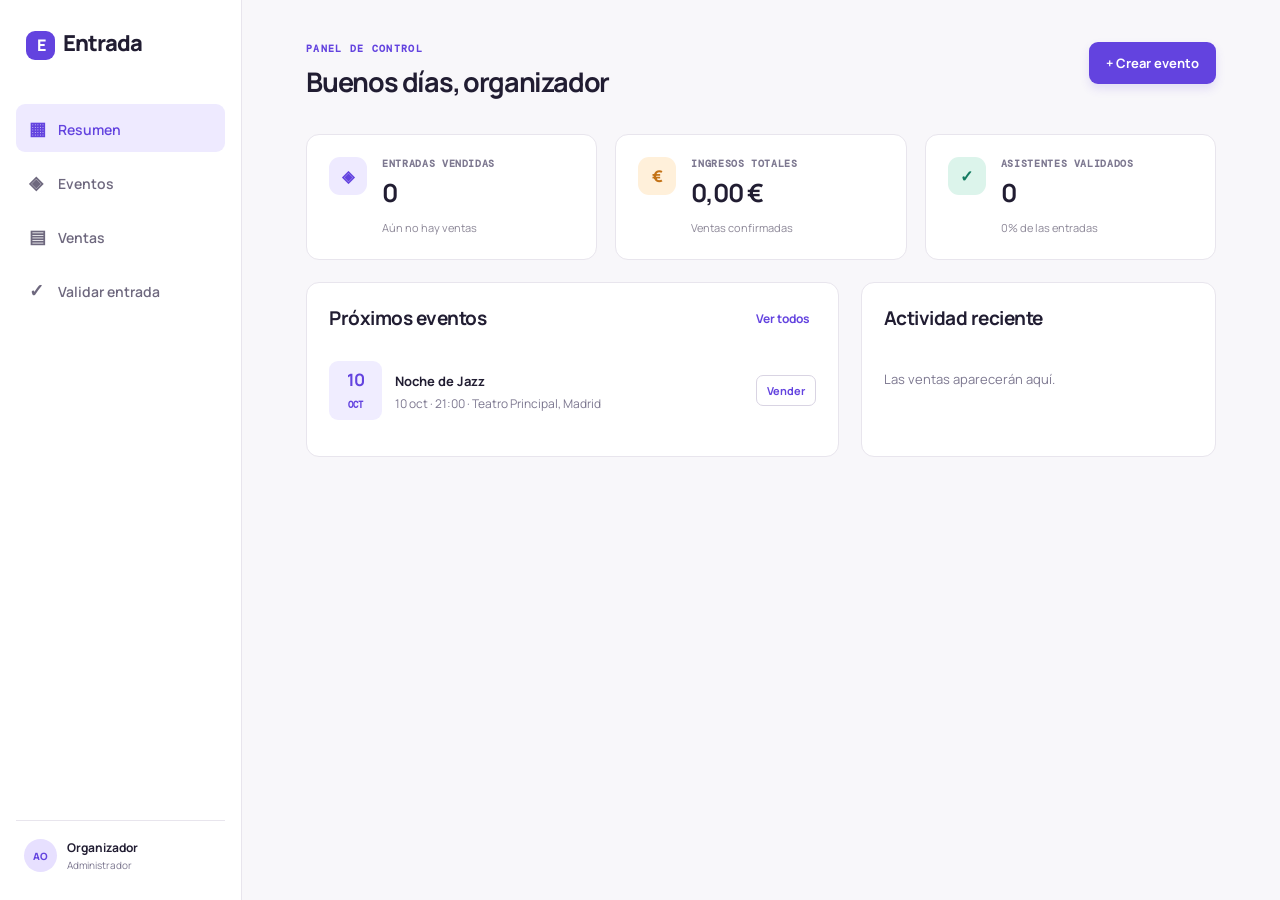
<file: index.html>
<!doctype html>
<html lang="es">
<head>
  <meta charset="UTF-8" />
  <meta name="viewport" content="width=device-width, initial-scale=1.0" />
  <title>Entrada — Boletería de eventos</title>
  <link rel="preconnect" href="https://fonts.googleapis.com">
  <link rel="preconnect" href="https://fonts.gstatic.com" crossorigin>
  <link href="https://fonts.googleapis.com/css2?family=DM+Mono&family=Manrope:wght@400;500;600;700;800&display=swap" rel="stylesheet">
  <link rel="stylesheet" href="styles.css" />
</head>
<body>
  <aside class="sidebar">
    <a class="brand" href="#"><span class="brand-mark">E</span>Entrada</a>
    <nav>
      <button class="nav-item active" data-view="dashboard"><span>▦</span> Resumen</button>
      <button class="nav-item" data-view="events"><span>◈</span> Eventos</button>
      <button class="nav-item" data-view="sales"><span>▤</span> Ventas</button>
      <button class="nav-item" data-view="checkin"><span>✓</span> Validar entrada</button>
    </nav>
    <div class="sidebar-footer"><span class="avatar">AO</span><div><strong>Organizador</strong><small>Administrador</small></div></div>
  </aside>

  <main>
    <header><div><p class="eyebrow">PANEL DE CONTROL</p><h1 id="page-title">Buenos días, organizador</h1></div><button class="primary" id="new-event">+ Crear evento</button></header>

    <section id="dashboard" class="view active">
      <div class="metrics">
        <article><span class="metric-icon purple">◈</span><div><small>ENTRADAS VENDIDAS</small><strong id="tickets-sold">0</strong><em id="tickets-note">Aún no hay ventas</em></div></article>
        <article><span class="metric-icon amber">€</span><div><small>INGRESOS TOTALES</small><strong id="revenue">0,00 €</strong><em>Ventas confirmadas</em></div></article>
        <article><span class="metric-icon green">✓</span><div><small>ASISTENTES VALIDADOS</small><strong id="checked-in">0</strong><em id="checkin-note">0% de las entradas</em></div></article>
      </div>
      <div class="grid">
        <section class="panel events-panel"><div class="panel-title"><h2>Próximos eventos</h2><button class="link-button" data-go="events">Ver todos</button></div><div id="upcoming-events"></div></section>
        <section class="panel activity"><div class="panel-title"><h2>Actividad reciente</h2></div><div id="recent-sales"></div></section>
      </div>
    </section>

    <section id="events" class="view"><div class="section-head"><div><h2>Eventos</h2><p>Crea y administra tus experiencias.</p></div><button class="primary" id="new-event-2">+ Crear evento</button></div><div class="event-cards" id="event-list"></div></section>

    <section id="sales" class="view"><div class="section-head"><div><h2>Ventas</h2><p>Registro de entradas emitidas.</p></div></div><div class="panel table-panel"><table><thead><tr><th>COMPRADOR</th><th>EVENTO</th><th>ENTRADA</th><th>IMPORTE</th><th>ESTADO</th></tr></thead><tbody id="sales-list"></tbody></table></div></section>

    <section id="checkin" class="view"><div class="checkin-wrap"><p class="eyebrow">CONTROL DE ACCESO</p><h2>Validar una entrada</h2><p>Escribe el código de la entrada o utiliza el lector QR de tu dispositivo.</p><div class="validate-box"><label for="ticket-code">Código de entrada</label><div><input id="ticket-code" placeholder="Ej. ENT-8F2K9" autocomplete="off"><button class="primary" id="validate-ticket">Validar</button></div><small>Prueba con cualquier código de una entrada generada.</small></div><div id="validation-result"></div></div></section>
  </main>

  <dialog id="event-modal"><form method="dialog" id="event-form"><div class="modal-head"><div><p class="eyebrow">NUEVO EVENTO</p><h2>Crea una experiencia</h2></div><button type="button" class="close" data-close="event-modal" aria-label="Cerrar">×</button></div><label>Nombre del evento<input required name="name" placeholder="Ej. Festival de verano"></label><div class="form-row"><label>Fecha<input required type="date" name="date"></label><label>Hora<input required type="time" name="time" value="20:00"></label></div><label>Lugar<input required name="place" placeholder="Ej. Sala Central, Madrid"></label><div class="form-row"><label>Precio por entrada (€)<input required min="0" step="0.01" type="number" name="price" value="20"></label><label>Capacidad<input required min="1" type="number" name="capacity" value="100"></label></div><button class="primary wide" value="default">Crear evento</button></form></dialog>

  <dialog id="sell-modal"><form method="dialog" id="sell-form"><div class="modal-head"><div><p class="eyebrow">NUEVA VENTA</p><h2 id="sell-event-name">Emitir entrada</h2></div><button type="button" class="close" data-close="sell-modal" aria-label="Cerrar">×</button></div><input type="hidden" name="eventId"><label>Nombre del comprador<input required name="buyer" placeholder="Nombre y apellidos"></label><label>Correo electrónico<input required name="email" type="email" placeholder="correo@ejemplo.com"></label><label>Cantidad<input required name="quantity" type="number" value="1" min="1"></label><button class="primary wide" value="default">Confirmar y emitir</button></form></dialog>
  <dialog id="ticket-modal"><div class="ticket"><button type="button" class="close ticket-close" aria-label="Cerrar">×</button><p class="eyebrow">ENTRADA DIGITAL</p><h2 id="ticket-title"></h2><p id="ticket-detail"></p><div class="qr" id="ticket-qr"></div><code id="ticket-id"></code><p class="ticket-hint">Presenta este código en el acceso.</p></div></dialog>
  <script src="app.js"></script>
</body>
</html>
</file>
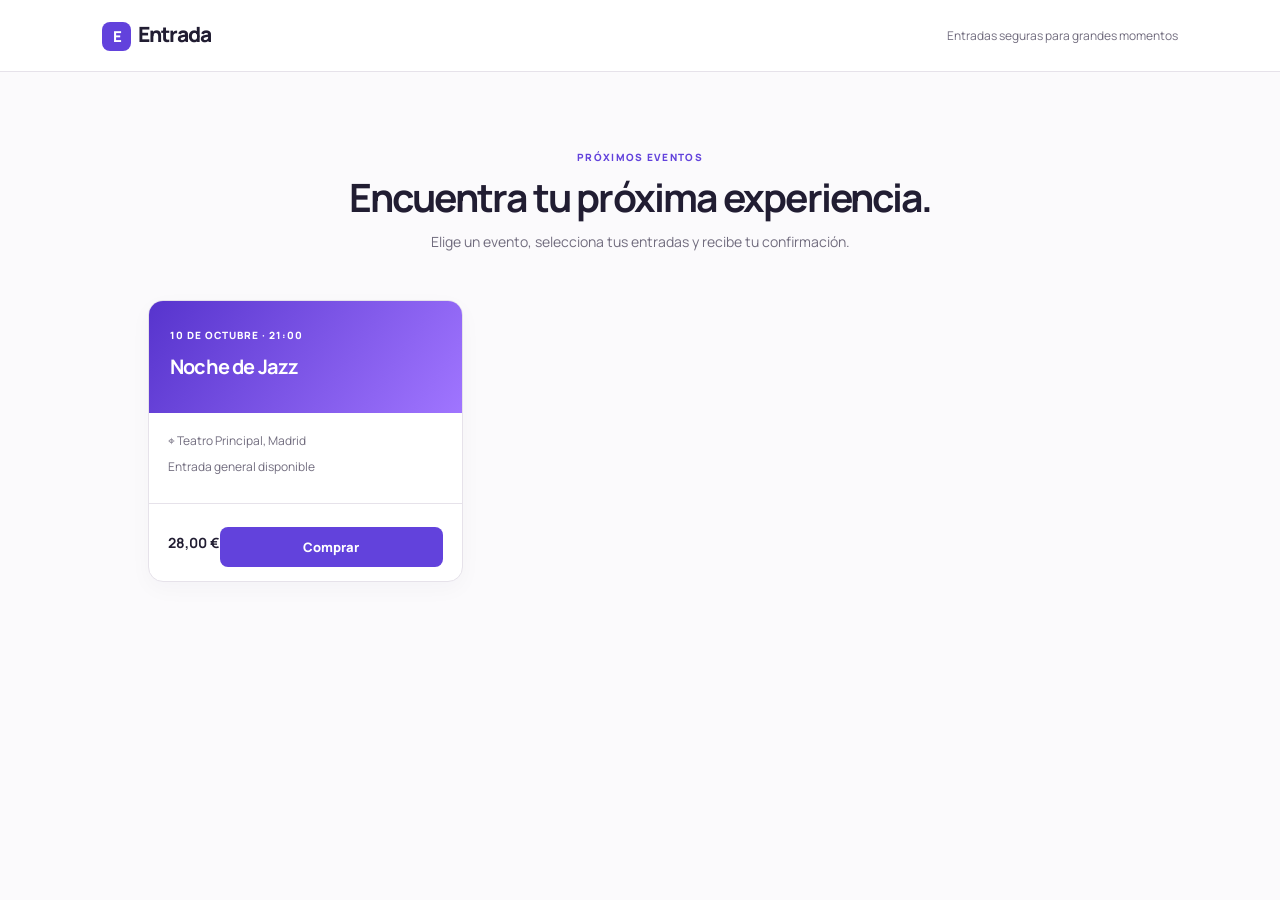
<file: comprar.html>
<!doctype html>
<html lang="es">
<head>
  <meta charset="UTF-8">
  <meta name="viewport" content="width=device-width, initial-scale=1.0">
  <title>Compra tus entradas | Entrada</title>
  <link rel="preconnect" href="https://fonts.googleapis.com">
  <link rel="preconnect" href="https://fonts.gstatic.com" crossorigin>
  <link href="https://fonts.googleapis.com/css2?family=Manrope:wght@400;500;600;700;800&display=swap" rel="stylesheet">
  <link rel="stylesheet" href="comprar.css">
</head>
<body>
  <header><a class="brand" href="comprar.html"><span>E</span>Entrada</a><p>Entradas seguras para grandes momentos</p></header>
  <main>
    <section class="hero"><p>PRÓXIMOS EVENTOS</p><h1>Encuentra tu próxima experiencia.</h1><span>Elige un evento, selecciona tus entradas y recibe tu confirmación.</span></section>
    <section id="events" class="events"></section>
  </main>
  <dialog id="buy-modal"><form method="dialog" id="buy-form"><button type="button" class="close" id="close-buy" aria-label="Cerrar">×</button><p class="label">COMPRAR ENTRADAS</p><h2 id="event-name"></h2><p class="details" id="event-details"></p><input type="hidden" name="eventId"><label>Tu nombre<input required name="buyer" placeholder="Nombre y apellidos"></label><label>Correo electrónico<input required name="email" type="email" placeholder="correo@ejemplo.com"></label><label>Cantidad<input required name="quantity" min="1" type="number" value="1"></label><button class="buy" value="default">Continuar</button><small>Esta demostración no procesa pagos reales.</small></form></dialog>
  <dialog id="success-modal"><section class="success"><div class="check">✓</div><p class="label">SOLICITUD RECIBIDA</p><h2>¡Gracias por tu interés!</h2><p id="success-message"></p><button class="buy" id="close-success">Volver a eventos</button></section></dialog>
  <script src="comprar.js"></script>
</body>
</html>
</file>
<file: styles.css>
:root{--ink:#211d32;--muted:#7d7890;--line:#e8e5ed;--paper:#f8f7fa;--purple:#6343df;--purple-dark:#4d30c8;--green:#147b61;--amber:#c37216}*{box-sizing:border-box}.view{display:none}.view.active{display:block}body{margin:0;background:var(--paper);color:var(--ink);font-family:Manrope,Arial,sans-serif}.sidebar{position:fixed;width:242px;height:100vh;background:#fff;border-right:1px solid var(--line);padding:28px 16px;display:flex;flex-direction:column}.brand{color:var(--ink);text-decoration:none;font-weight:800;font-size:22px;letter-spacing:-1px;margin:0 10px 44px}.brand-mark{display:inline-grid;place-items:center;width:29px;height:29px;margin-right:8px;border-radius:9px;background:var(--purple);color:#fff;font-size:16px}nav{display:grid;gap:6px}.nav-item{border:0;background:transparent;color:#6e687e;padding:12px 13px;text-align:left;border-radius:9px;font:600 14px Manrope;cursor:pointer}.nav-item span{display:inline-block;width:26px;font-size:18px}.nav-item:hover,.nav-item.active{background:#eeeaff;color:var(--purple)}.sidebar-footer{margin-top:auto;border-top:1px solid var(--line);padding:18px 8px 0;display:flex;gap:10px;align-items:center;font-size:12px}.sidebar-footer small{display:block;color:var(--muted);margin-top:2px}.avatar{background:#e7e0ff;color:var(--purple);border-radius:50%;width:33px;height:33px;display:grid;place-items:center;font-size:10px;font-weight:800}main{margin-left:242px;padding:42px max(42px,5vw);min-height:100vh}header,.section-head{display:flex;justify-content:space-between;align-items:flex-start;margin-bottom:34px}h1,h2,p{margin:0}h1{font-size:27px;letter-spacing:-1.2px}h2{font-size:19px;letter-spacing:-.5px}.eyebrow{font:700 10px 'DM Mono';letter-spacing:1.3px;color:var(--purple);margin-bottom:8px}.primary{border:0;border-radius:9px;background:var(--purple);color:#fff;padding:12px 17px;font:700 13px Manrope;cursor:pointer;box-shadow:0 5px 10px #6343df25}.primary:hover{background:var(--purple-dark)}.metrics{display:grid;grid-template-columns:repeat(3,1fr);gap:18px;margin-bottom:22px}.metrics article,.panel{background:#fff;border:1px solid var(--line);border-radius:13px}.metrics article{padding:22px;display:flex;gap:15px;align-items:flex-start}.metric-icon{width:38px;height:38px;border-radius:11px;display:grid;place-items:center;font-weight:800}.purple{color:var(--purple);background:#eeeaff}.amber{color:var(--amber);background:#fff0da}.green{color:var(--green);background:#dcf4eb}.metrics small{display:block;color:var(--muted);font:700 10px 'DM Mono';letter-spacing:.65px}.metrics strong{display:block;font-size:25px;letter-spacing:-1px;margin:5px 0}.metrics em{font-style:normal;font-size:11px;color:#8c8797}.grid{display:grid;grid-template-columns:1.5fr 1fr;gap:22px}.panel{padding:22px}.panel-title{display:flex;align-items:center;justify-content:space-between;margin-bottom:16px}.link-button{border:0;background:none;color:var(--purple);font:700 12px Manrope;cursor:pointer}.event-row{display:grid;grid-template-columns:53px 1fr auto;gap:13px;padding:14px 0;border-top:1px solid var(--line);align-items:center}.event-row:first-of-type{border-top:0}.date-badge{background:#f0edff;border-radius:9px;text-align:center;padding:7px 3px;color:var(--purple)}.date-badge b{display:block;font-size:17px}.date-badge small{font:700 9px 'DM Mono'}.event-row strong{font-size:13px}.event-row p,.section-head p{font-size:12px;color:var(--muted);margin-top:4px}.event-row button,.sale-button{background:#fff;border:1px solid #d9d4e3;color:var(--purple);border-radius:7px;padding:7px 10px;font:700 11px Manrope;cursor:pointer}.activity-item{padding:13px 0;border-top:1px solid var(--line);font-size:12px}.activity-item:first-of-type{border-top:0}.activity-item strong{display:block;font-size:12px}.activity-item span{color:var(--muted);font-size:11px}.empty{color:var(--muted);font-size:13px;padding:23px 0}.event-cards{display:grid;grid-template-columns:repeat(auto-fill,minmax(275px,1fr));gap:18px}.event-card{background:#fff;border:1px solid var(--line);border-radius:13px;overflow:hidden}.event-banner{height:93px;background:linear-gradient(120deg,#6744e3,#a879ff);padding:17px;color:#fff}.event-banner span{font:700 10px 'DM Mono';letter-spacing:1px}.event-banner h3{margin:8px 0 0;font-size:17px;letter-spacing:-.5px}.event-body{padding:17px;font-size:12px;color:var(--muted)}.event-info{display:flex;justify-content:space-between;margin-bottom:10px}.event-card footer{display:flex;justify-content:space-between;align-items:center;border-top:1px solid var(--line);padding:13px 17px}.event-card footer strong{font-size:12px}.table-panel{padding:0;overflow:auto}table{width:100%;border-collapse:collapse;font-size:12px}th{text-align:left;color:var(--muted);font:700 10px 'DM Mono';letter-spacing:.6px;background:#fcfbfd}th,td{padding:16px 21px;border-bottom:1px solid var(--line)}td strong{display:block}.status{background:#dcf4eb;color:var(--green);font-weight:700;border-radius:10px;padding:4px 8px;font-size:10px}.checkin-wrap{max-width:580px;margin:55px auto;text-align:center}.checkin-wrap>p:not(.eyebrow){color:var(--muted);font-size:14px;line-height:1.6;margin:10px auto 28px}.validate-box{padding:24px;text-align:left;background:#fff;border:1px solid var(--line);border-radius:13px}.validate-box label{font-weight:700;font-size:12px}.validate-box div{display:flex;gap:9px;margin:8px 0}.validate-box input{flex:1}.validate-box small{color:var(--muted);font-size:10px}input{width:100%;border:1px solid #d9d5e2;border-radius:8px;padding:11px;font:13px Manrope;outline:none}input:focus{border-color:var(--purple);box-shadow:0 0 0 3px #6343df14}dialog{border:0;border-radius:15px;padding:0;width:min(460px,calc(100% - 30px));box-shadow:0 20px 80px #211d3260}dialog::backdrop{background:#211d3260}dialog form,dialog>.ticket{padding:27px}.modal-head{display:flex;justify-content:space-between;margin-bottom:19px}.modal-head h2{font-size:22px}.close{border:0;background:none;color:var(--muted);font-size:27px;line-height:20px;cursor:pointer}form label{font-size:12px;font-weight:700;display:block;margin:13px 0}form input{margin-top:6px}.form-row{display:grid;grid-template-columns:1fr 1fr;gap:13px}.wide{width:100%;margin-top:12px}.ticket{text-align:center;position:relative}.ticket h2{font-size:22px}.ticket p:not(.eyebrow){color:var(--muted);font-size:12px;margin:6px 0}.ticket-close{position:absolute;right:19px;top:19px}.qr{margin:22px auto 11px;width:155px;height:155px;background:repeating-linear-gradient(90deg,#201d30 0 7px,transparent 7px 12px),repeating-linear-gradient(#201d30 0 9px,transparent 9px 15px);border:11px solid white;outline:1px solid #ddd}.ticket code{font:700 13px 'DM Mono';letter-spacing:1px}.ticket-hint{margin-top:16px!important}@media(max-width:800px){.sidebar{width:68px;padding:25px 9px}.brand{font-size:0;margin:0 auto 35px}.brand-mark{margin:0}.nav-item{font-size:0;text-align:center;padding:13px 5px}.nav-item span{width:auto;font-size:19px}.sidebar-footer{display:none}main{margin-left:68px;padding:27px 20px}.metrics,.grid{grid-template-columns:1fr}.metrics{gap:10px}header{margin-bottom:25px}h1{font-size:22px}.primary{padding:10px 12px}}
:root .card-actions{display:flex;gap:7px}:root .delete-button{background:#fff;border:1px solid #f0cfcf;color:#b54343;border-radius:7px;padding:7px 10px;font:700 11px Manrope;cursor:pointer}:root .delete-button:hover{background:#fff3f3}
</file>
<file: comprar.css>
:root{--ink:#211d32;--muted:#716c7e;--purple:#6242dc;--line:#e6e2ea}*{box-sizing:border-box}body{margin:0;color:var(--ink);font-family:Manrope,Arial,sans-serif;background:#fbfafc}header{height:72px;background:#fff;border-bottom:1px solid var(--line);display:flex;align-items:center;justify-content:space-between;padding:0 max(28px,8vw)}.brand{color:var(--ink);text-decoration:none;font-weight:800;font-size:21px;letter-spacing:-1px}.brand span{display:inline-grid;place-items:center;width:29px;height:29px;background:var(--purple);border-radius:8px;color:#fff;font-size:15px;margin-right:7px}header p{font-size:12px;color:var(--muted)}main{max-width:1040px;margin:auto;padding:68px 28px}.hero{text-align:center;max-width:600px;margin:0 auto 48px}.hero p,.label{color:var(--purple);font-size:10px;font-weight:800;letter-spacing:1.3px}.hero h1{font-size:39px;line-height:1.14;letter-spacing:-1.8px;margin:11px 0}.hero span{color:var(--muted);font-size:14px}.events{display:grid;grid-template-columns:repeat(auto-fill,minmax(275px,1fr));gap:20px}.event{background:#fff;border:1px solid var(--line);border-radius:15px;overflow:hidden;box-shadow:0 7px 22px #261c4a08}.event-top{height:112px;color:#fff;padding:21px;background:linear-gradient(125deg,#5734cd,#a075ff)}.event-top small{font-weight:800;font-size:10px;letter-spacing:1px}.event-top h2{font-size:20px;letter-spacing:-.8px;margin:9px 0}.event-body{padding:19px;color:var(--muted);font-size:12px}.event-body p{margin:0 0 9px}.event footer{display:flex;align-items:center;justify-content:space-between;border-top:1px solid var(--line);padding:14px 19px}.event footer strong{font-size:14px}.buy{border:0;background:var(--purple);color:white;font:800 13px Manrope;padding:11px 16px;border-radius:8px;cursor:pointer}.buy:hover{background:#4e31be}.empty{text-align:center;color:var(--muted);grid-column:1/-1}dialog{padding:0;border:0;border-radius:15px;width:min(430px,calc(100% - 32px));box-shadow:0 25px 70px #211d3250}dialog::backdrop{background:#211d3260}form,.success{padding:28px;position:relative}.close{position:absolute;right:17px;top:14px;border:0;background:transparent;font-size:27px;color:var(--muted);cursor:pointer}dialog h2{margin:8px 0;font-size:23px;letter-spacing:-.8px}.details,.success p:not(.label){color:var(--muted);font-size:12px;margin:6px 0 18px}label{display:block;font-size:12px;font-weight:800;margin:13px 0}input{display:block;width:100%;padding:11px;margin-top:6px;border:1px solid #dcd7e4;border-radius:8px;font:13px Manrope}.buy{width:100%;margin-top:9px}form small{display:block;text-align:center;color:var(--muted);font-size:10px;margin-top:12px}.success{text-align:center}.check{display:grid;place-items:center;margin:0 auto 15px;width:48px;height:48px;border-radius:50%;background:#dcf4eb;color:#11765d;font-size:24px;font-weight:800}@media(max-width:600px){header p{display:none}main{padding-top:45px}.hero h1{font-size:31px}}
</file>
